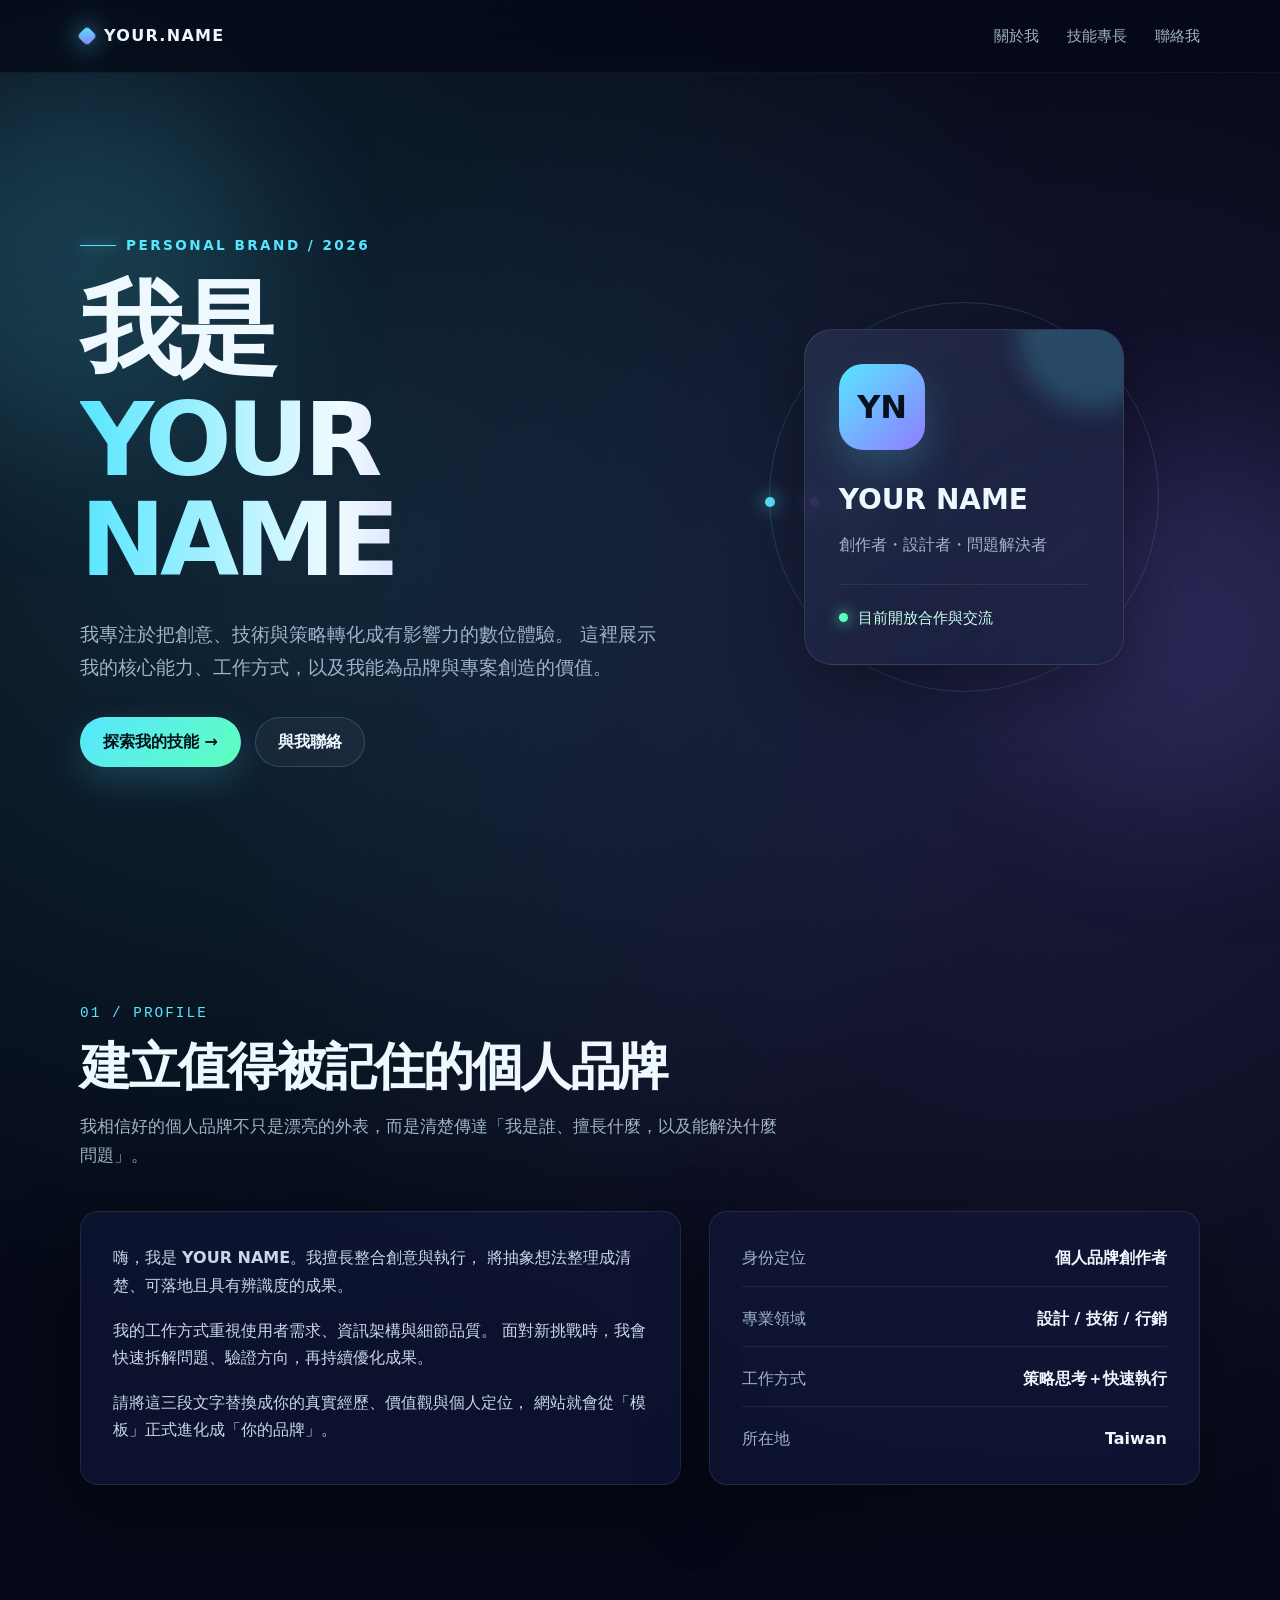
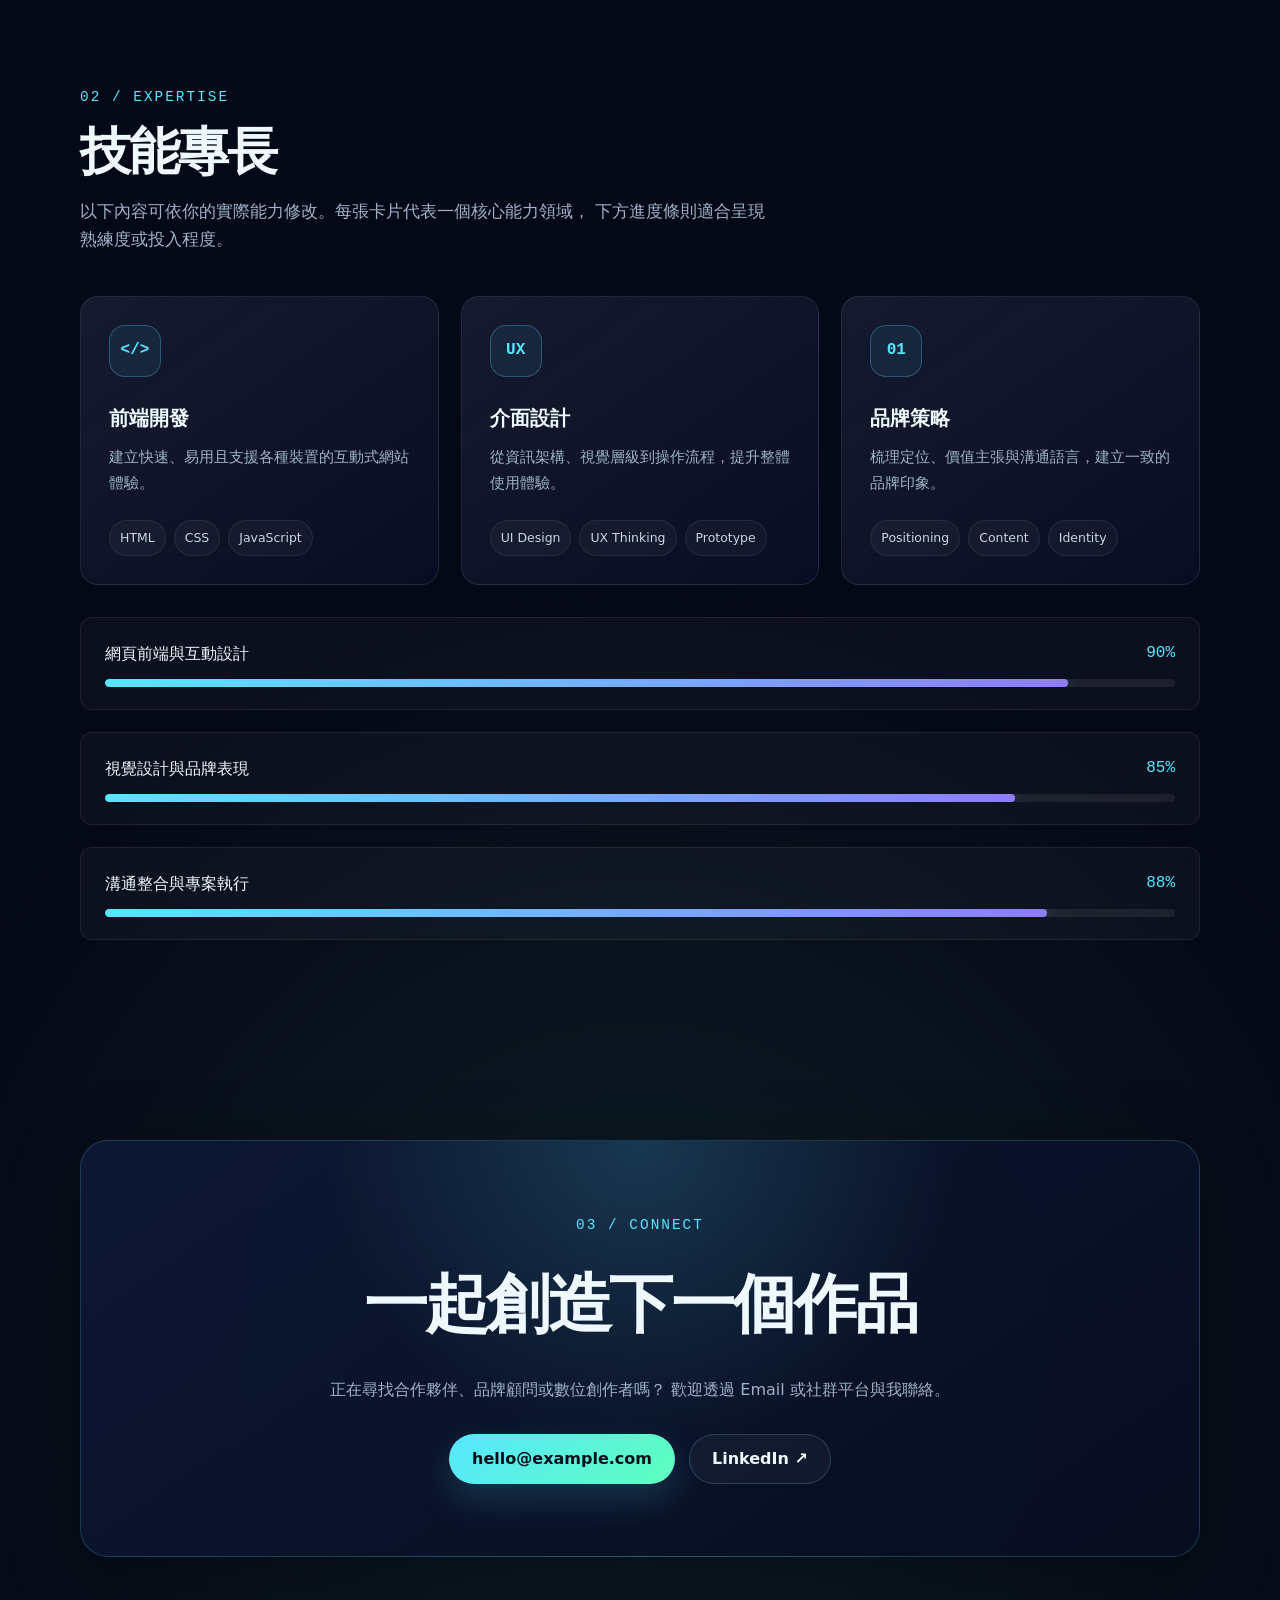
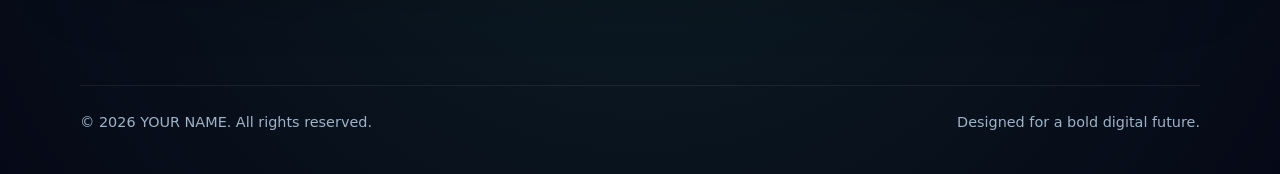
<file: index.html>
<!DOCTYPE html>
<html lang="zh-Hant">
<head>
  <meta charset="UTF-8" />
  <meta name="viewport" content="width=device-width, initial-scale=1.0" />
  <meta
    name="description"
    content="科技未來風格的個人品牌自我介紹網站，展示個人定位、技能專長與聯絡方式。"
  />
  <title>YOUR NAME｜個人品牌</title>

  <style>
    :root {
      --bg: #050816;
      --bg-soft: #0b1026;
      --panel: rgba(17, 25, 58, 0.68);
      --panel-strong: rgba(16, 25, 54, 0.92);
      --line: rgba(130, 230, 255, 0.2);
      --text: #eef8ff;
      --muted: #9fb3c8;
      --primary: #57e6ff;
      --secondary: #8f7cff;
      --accent: #5effbd;
      --danger: #ff6e9c;
      --shadow: 0 20px 70px rgba(0, 0, 0, 0.35);
      --radius-lg: 28px;
      --radius-md: 18px;
      --radius-sm: 12px;
      --max-width: 1120px;
    }

    * {
      box-sizing: border-box;
      margin: 0;
      padding: 0;
    }

    html {
      scroll-behavior: smooth;
    }

    body {
      min-height: 100vh;
      overflow-x: hidden;
      color: var(--text);
      background:
        radial-gradient(circle at 20% 15%, rgba(87, 230, 255, 0.14), transparent 28%),
        radial-gradient(circle at 82% 22%, rgba(143, 124, 255, 0.16), transparent 30%),
        radial-gradient(circle at 50% 88%, rgba(94, 255, 189, 0.09), transparent 26%),
        var(--bg);
      font-family:
        Inter, "Noto Sans TC", "PingFang TC", "Microsoft JhengHei",
        system-ui, -apple-system, BlinkMacSystemFont, "Segoe UI", sans-serif;
      line-height: 1.7;
    }

    body::before {
      content: "";
      position: fixed;
      inset: 0;
      z-index: -3;
      pointer-events: none;
      opacity: 0.35;
      background-image:
        linear-gradient(rgba(87, 230, 255, 0.04) 1px, transparent 1px),
        linear-gradient(90deg, rgba(87, 230, 255, 0.04) 1px, transparent 1px);
      background-size: 42px 42px;
      mask-image: linear-gradient(to bottom, black, transparent 88%);
    }

    a {
      color: inherit;
      text-decoration: none;
    }

    button,
    input,
    textarea {
      font: inherit;
    }

    img {
      max-width: 100%;
      display: block;
    }

    .page-glow {
      position: fixed;
      width: 380px;
      height: 380px;
      border-radius: 50%;
      filter: blur(80px);
      opacity: 0.16;
      pointer-events: none;
      z-index: -2;
      animation: floatGlow 12s ease-in-out infinite alternate;
    }

    .glow-one {
      top: 7%;
      left: -120px;
      background: var(--primary);
    }

    .glow-two {
      right: -120px;
      top: 48%;
      background: var(--secondary);
      animation-delay: -5s;
    }

    @keyframes floatGlow {
      from { transform: translate3d(0, -20px, 0) scale(0.95); }
      to { transform: translate3d(35px, 35px, 0) scale(1.08); }
    }

    .container {
      width: min(calc(100% - 40px), var(--max-width));
      margin-inline: auto;
    }

    .site-header {
      position: sticky;
      top: 0;
      z-index: 1000;
      backdrop-filter: blur(18px);
      background: rgba(5, 8, 22, 0.7);
      border-bottom: 1px solid rgba(255, 255, 255, 0.05);
    }

    .nav {
      min-height: 72px;
      display: flex;
      align-items: center;
      justify-content: space-between;
      gap: 24px;
    }

    .brand {
      display: inline-flex;
      align-items: center;
      gap: 10px;
      font-weight: 800;
      letter-spacing: 0.08em;
    }

    .brand-mark {
      width: 14px;
      height: 14px;
      border-radius: 4px;
      background: linear-gradient(135deg, var(--primary), var(--secondary));
      box-shadow: 0 0 24px rgba(87, 230, 255, 0.8);
      transform: rotate(45deg);
    }

    .nav-links {
      display: flex;
      align-items: center;
      gap: 28px;
      list-style: none;
    }

    .nav-links a {
      position: relative;
      color: var(--muted);
      font-size: 0.95rem;
      transition: color 0.25s ease;
    }

    .nav-links a::after {
      content: "";
      position: absolute;
      left: 0;
      bottom: -7px;
      width: 100%;
      height: 2px;
      transform: scaleX(0);
      transform-origin: right;
      background: linear-gradient(90deg, var(--primary), var(--secondary));
      transition: transform 0.25s ease;
    }

    .nav-links a:hover,
    .nav-links a:focus-visible {
      color: var(--text);
    }

    .nav-links a:hover::after,
    .nav-links a:focus-visible::after {
      transform: scaleX(1);
      transform-origin: left;
    }

    .menu-button {
      display: none;
      width: 44px;
      height: 44px;
      border: 1px solid var(--line);
      border-radius: 12px;
      background: rgba(255, 255, 255, 0.04);
      color: var(--text);
      cursor: pointer;
    }

    .hero {
      min-height: calc(100vh - 72px);
      display: grid;
      grid-template-columns: 1.1fr 0.9fr;
      align-items: center;
      gap: 70px;
      padding: 90px 0 70px;
    }

    .eyebrow {
      display: inline-flex;
      align-items: center;
      gap: 10px;
      margin-bottom: 22px;
      color: var(--primary);
      font-size: 0.85rem;
      font-weight: 800;
      letter-spacing: 0.18em;
      text-transform: uppercase;
    }

    .eyebrow::before {
      content: "";
      width: 36px;
      height: 1px;
      background: currentColor;
      box-shadow: 0 0 12px currentColor;
    }

    .hero h1 {
      max-width: 760px;
      font-size: clamp(3rem, 8vw, 6.8rem);
      line-height: 0.98;
      letter-spacing: -0.055em;
    }

    .hero h1 span {
      display: block;
      margin-top: 10px;
      color: transparent;
      background: linear-gradient(90deg, var(--primary), #f0fbff 45%, var(--secondary));
      background-clip: text;
      -webkit-background-clip: text;
    }

    .hero-copy {
      max-width: 650px;
      margin-top: 28px;
      color: var(--muted);
      font-size: clamp(1rem, 2vw, 1.18rem);
    }

    .hero-actions {
      display: flex;
      flex-wrap: wrap;
      gap: 14px;
      margin-top: 34px;
    }

    .button {
      min-height: 50px;
      display: inline-flex;
      align-items: center;
      justify-content: center;
      gap: 10px;
      padding: 0 22px;
      border: 1px solid transparent;
      border-radius: 999px;
      font-weight: 800;
      transition:
        transform 0.25s ease,
        box-shadow 0.25s ease,
        border-color 0.25s ease;
    }

    .button:hover {
      transform: translateY(-3px);
    }

    .button-primary {
      color: #041019;
      background: linear-gradient(135deg, var(--primary), var(--accent));
      box-shadow: 0 14px 36px rgba(87, 230, 255, 0.18);
    }

    .button-primary:hover {
      box-shadow: 0 18px 42px rgba(87, 230, 255, 0.32);
    }

    .button-ghost {
      color: var(--text);
      background: rgba(255, 255, 255, 0.04);
      border-color: var(--line);
    }

    .button-ghost:hover {
      border-color: rgba(87, 230, 255, 0.6);
    }

    .hero-panel {
      position: relative;
      min-height: 500px;
      display: grid;
      place-items: center;
    }

    .orbit {
      position: absolute;
      border: 1px solid rgba(87, 230, 255, 0.18);
      border-radius: 50%;
      animation: rotate 18s linear infinite;
    }

    .orbit-one {
      width: 390px;
      height: 390px;
    }

    .orbit-two {
      width: 300px;
      height: 300px;
      animation-duration: 12s;
      animation-direction: reverse;
      border-style: dashed;
    }

    .orbit-three {
      width: 220px;
      height: 220px;
      animation-duration: 8s;
    }

    .orbit::after {
      content: "";
      position: absolute;
      top: 50%;
      left: -5px;
      width: 10px;
      height: 10px;
      border-radius: 50%;
      background: var(--primary);
      box-shadow: 0 0 18px var(--primary);
    }

    .orbit-two::after {
      background: var(--secondary);
      box-shadow: 0 0 18px var(--secondary);
    }

    .orbit-three::after {
      background: var(--accent);
      box-shadow: 0 0 18px var(--accent);
    }

    @keyframes rotate {
      to { transform: rotate(360deg); }
    }

    .identity-card {
      position: relative;
      z-index: 3;
      width: min(320px, 82vw);
      padding: 34px;
      border: 1px solid rgba(255, 255, 255, 0.1);
      border-radius: var(--radius-lg);
      background:
        linear-gradient(145deg, rgba(255, 255, 255, 0.08), rgba(255, 255, 255, 0.025)),
        var(--panel);
      backdrop-filter: blur(18px);
      box-shadow: var(--shadow);
      overflow: hidden;
    }

    .identity-card::before {
      content: "";
      position: absolute;
      width: 150px;
      height: 150px;
      top: -70px;
      right: -45px;
      border-radius: 50%;
      background: rgba(87, 230, 255, 0.2);
      filter: blur(12px);
    }

    .avatar {
      width: 86px;
      height: 86px;
      display: grid;
      place-items: center;
      margin-bottom: 26px;
      border-radius: 24px;
      color: #07101f;
      background: linear-gradient(135deg, var(--primary), var(--secondary));
      font-size: 2rem;
      font-weight: 900;
      box-shadow: 0 18px 40px rgba(87, 230, 255, 0.2);
    }

    .identity-card h2 {
      font-size: 1.75rem;
    }

    .identity-card p {
      margin-top: 8px;
      color: var(--muted);
    }

    .status {
      display: flex;
      align-items: center;
      gap: 10px;
      margin-top: 26px;
      padding-top: 20px;
      border-top: 1px solid rgba(255, 255, 255, 0.08);
      color: #c8ffec;
      font-size: 0.92rem;
    }

    .status-dot {
      width: 9px;
      height: 9px;
      border-radius: 50%;
      background: var(--accent);
      box-shadow: 0 0 14px var(--accent);
      animation: pulse 1.8s ease-in-out infinite;
    }

    @keyframes pulse {
      50% { opacity: 0.45; transform: scale(0.8); }
    }

    section {
      padding: 100px 0;
    }

    .section-heading {
      max-width: 700px;
      margin-bottom: 42px;
    }

    .section-number {
      display: block;
      margin-bottom: 12px;
      color: var(--primary);
      font-family: ui-monospace, SFMono-Regular, Menlo, Consolas, monospace;
      font-size: 0.9rem;
      letter-spacing: 0.14em;
    }

    .section-heading h2 {
      font-size: clamp(2rem, 4vw, 3.6rem);
      line-height: 1.15;
      letter-spacing: -0.04em;
    }

    .section-heading p {
      margin-top: 16px;
      color: var(--muted);
      font-size: 1.05rem;
    }

    .about-grid {
      display: grid;
      grid-template-columns: 1.1fr 0.9fr;
      gap: 28px;
    }

    .glass-card {
      position: relative;
      padding: 32px;
      border: 1px solid rgba(255, 255, 255, 0.09);
      border-radius: var(--radius-md);
      background: var(--panel);
      backdrop-filter: blur(16px);
      box-shadow: var(--shadow);
      overflow: hidden;
    }

    .glass-card::after {
      content: "";
      position: absolute;
      inset: 0;
      pointer-events: none;
      background: linear-gradient(
        120deg,
        transparent 20%,
        rgba(255, 255, 255, 0.05) 45%,
        transparent 70%
      );
      transform: translateX(-100%);
      transition: transform 0.7s ease;
    }

    .glass-card:hover::after {
      transform: translateX(100%);
    }

    .about-copy p + p {
      margin-top: 18px;
    }

    .about-copy p {
      color: #c9d7e6;
    }

    .data-list {
      display: grid;
      gap: 18px;
      list-style: none;
    }

    .data-list li {
      display: flex;
      justify-content: space-between;
      gap: 20px;
      padding-bottom: 14px;
      border-bottom: 1px solid rgba(255, 255, 255, 0.08);
    }

    .data-list li:last-child {
      border-bottom: 0;
      padding-bottom: 0;
    }

    .data-list span:first-child {
      color: var(--muted);
    }

    .data-list strong {
      text-align: right;
      font-weight: 700;
    }

    .skills-grid {
      display: grid;
      grid-template-columns: repeat(3, 1fr);
      gap: 22px;
    }

    .skill-card {
      min-height: 270px;
      display: flex;
      flex-direction: column;
      padding: 28px;
      border: 1px solid rgba(255, 255, 255, 0.09);
      border-radius: var(--radius-md);
      background:
        linear-gradient(145deg, rgba(255, 255, 255, 0.055), transparent),
        rgba(9, 16, 40, 0.78);
      transition:
        transform 0.28s ease,
        border-color 0.28s ease,
        box-shadow 0.28s ease;
    }

    .skill-card:hover {
      transform: translateY(-8px);
      border-color: rgba(87, 230, 255, 0.42);
      box-shadow: 0 24px 55px rgba(0, 0, 0, 0.3);
    }

    .skill-icon {
      width: 52px;
      height: 52px;
      display: grid;
      place-items: center;
      margin-bottom: 24px;
      border: 1px solid rgba(87, 230, 255, 0.28);
      border-radius: 16px;
      background: rgba(87, 230, 255, 0.07);
      color: var(--primary);
      font-family: ui-monospace, SFMono-Regular, Menlo, Consolas, monospace;
      font-weight: 900;
    }

    .skill-card h3 {
      font-size: 1.25rem;
    }

    .skill-card p {
      margin-top: 10px;
      color: var(--muted);
      font-size: 0.95rem;
    }

    .skill-tags {
      display: flex;
      flex-wrap: wrap;
      gap: 8px;
      margin-top: auto;
      padding-top: 24px;
    }

    .skill-tags span {
      padding: 6px 10px;
      border: 1px solid rgba(255, 255, 255, 0.08);
      border-radius: 999px;
      color: #c7d6e5;
      background: rgba(255, 255, 255, 0.035);
      font-size: 0.78rem;
    }

    .progress-list {
      display: grid;
      gap: 22px;
      margin-top: 32px;
    }

    .progress-item {
      padding: 22px 24px;
      border: 1px solid rgba(255, 255, 255, 0.08);
      border-radius: var(--radius-sm);
      background: rgba(255, 255, 255, 0.03);
    }

    .progress-top {
      display: flex;
      justify-content: space-between;
      gap: 18px;
      margin-bottom: 12px;
    }

    .progress-top span:last-child {
      color: var(--primary);
      font-family: ui-monospace, SFMono-Regular, Menlo, Consolas, monospace;
    }

    .progress-track {
      height: 8px;
      overflow: hidden;
      border-radius: 999px;
      background: rgba(255, 255, 255, 0.07);
    }

    .progress-bar {
      width: 0;
      height: 100%;
      border-radius: inherit;
      background: linear-gradient(90deg, var(--primary), var(--secondary));
      box-shadow: 0 0 20px rgba(87, 230, 255, 0.32);
      transition: width 1.3s cubic-bezier(0.2, 0.8, 0.2, 1);
    }

    .cta-card {
      padding: clamp(34px, 7vw, 72px);
      text-align: center;
      border: 1px solid rgba(87, 230, 255, 0.2);
      border-radius: var(--radius-lg);
      background:
        radial-gradient(circle at 50% 0%, rgba(87, 230, 255, 0.17), transparent 45%),
        linear-gradient(145deg, rgba(14, 24, 54, 0.95), rgba(8, 13, 32, 0.95));
      box-shadow: var(--shadow);
    }

    .cta-card h2 {
      font-size: clamp(2rem, 5vw, 4rem);
      letter-spacing: -0.04em;
    }

    .cta-card p {
      max-width: 680px;
      margin: 18px auto 0;
      color: var(--muted);
    }

    .cta-actions {
      display: flex;
      justify-content: center;
      flex-wrap: wrap;
      gap: 14px;
      margin-top: 30px;
    }

    footer {
      padding: 28px 0 40px;
      color: var(--muted);
      font-size: 0.9rem;
    }

    .footer-inner {
      display: flex;
      justify-content: space-between;
      gap: 18px;
      padding-top: 24px;
      border-top: 1px solid rgba(255, 255, 255, 0.07);
    }

    .reveal {
      opacity: 0;
      transform: translateY(28px);
      transition:
        opacity 0.7s ease,
        transform 0.7s ease;
    }

    .reveal.is-visible {
      opacity: 1;
      transform: translateY(0);
    }

    :focus-visible {
      outline: 3px solid rgba(87, 230, 255, 0.45);
      outline-offset: 4px;
    }

    @media (max-width: 900px) {
      .hero,
      .about-grid {
        grid-template-columns: 1fr;
      }

      .hero {
        gap: 20px;
        padding-top: 72px;
      }

      .hero-panel {
        min-height: 460px;
      }

      .skills-grid {
        grid-template-columns: repeat(2, 1fr);
      }
    }

    @media (max-width: 680px) {
      .container {
        width: min(calc(100% - 28px), var(--max-width));
      }

      .menu-button {
        display: inline-grid;
        place-items: center;
      }

      .nav-links {
        position: absolute;
        top: 72px;
        left: 14px;
        right: 14px;
        display: none;
        flex-direction: column;
        align-items: stretch;
        gap: 4px;
        padding: 14px;
        border: 1px solid rgba(255, 255, 255, 0.08);
        border-radius: 16px;
        background: rgba(5, 8, 22, 0.96);
        box-shadow: var(--shadow);
      }

      .nav-links.is-open {
        display: flex;
      }

      .nav-links a {
        display: block;
        padding: 12px;
        border-radius: 10px;
      }

      .nav-links a:hover {
        background: rgba(255, 255, 255, 0.05);
      }

      .nav-links a::after {
        display: none;
      }

      section {
        padding: 76px 0;
      }

      .hero h1 {
        font-size: clamp(3rem, 16vw, 5.2rem);
      }

      .hero-panel {
        min-height: 400px;
      }

      .orbit-one {
        width: 320px;
        height: 320px;
      }

      .orbit-two {
        width: 250px;
        height: 250px;
      }

      .orbit-three {
        width: 180px;
        height: 180px;
      }

      .skills-grid {
        grid-template-columns: 1fr;
      }

      .footer-inner {
        flex-direction: column;
      }
    }

    @media (prefers-reduced-motion: reduce) {
      *,
      *::before,
      *::after {
        scroll-behavior: auto !important;
        animation-duration: 0.01ms !important;
        animation-iteration-count: 1 !important;
        transition-duration: 0.01ms !important;
      }
    }
  </style>
</head>

<body>
  <div class="page-glow glow-one"></div>
  <div class="page-glow glow-two"></div>

  <header class="site-header">
    <div class="container nav">
      <a class="brand" href="#home" aria-label="回到首頁">
        <span class="brand-mark" aria-hidden="true"></span>
        <span>YOUR.NAME</span>
      </a>

      <button
        class="menu-button"
        type="button"
        aria-label="開啟導覽選單"
        aria-expanded="false"
        aria-controls="main-navigation"
      >
        ☰
      </button>

      <ul class="nav-links" id="main-navigation">
        <li><a href="#about">關於我</a></li>
        <li><a href="#skills">技能專長</a></li>
        <li><a href="#contact">聯絡我</a></li>
      </ul>
    </div>
  </header>

  <main>
    <section class="container hero" id="home">
      <div class="hero-content reveal">
        <p class="eyebrow">Personal Brand / 2026</p>
        <h1>
          我是
          <span>YOUR NAME</span>
        </h1>
        <p class="hero-copy">
          我專注於把創意、技術與策略轉化成有影響力的數位體驗。
          這裡展示我的核心能力、工作方式，以及我能為品牌與專案創造的價值。
        </p>

        <div class="hero-actions">
          <a class="button button-primary" href="#skills">探索我的技能 →</a>
          <a class="button button-ghost" href="mailto:hello@example.com">與我聯絡</a>
        </div>
      </div>

      <div class="hero-panel reveal" aria-label="個人品牌視覺">
        <div class="orbit orbit-one"></div>
        <div class="orbit orbit-two"></div>
        <div class="orbit orbit-three"></div>

        <article class="identity-card">
          <div class="avatar" aria-hidden="true">YN</div>
          <h2>YOUR NAME</h2>
          <p>創作者・設計者・問題解決者</p>
          <div class="status">
            <span class="status-dot" aria-hidden="true"></span>
            目前開放合作與交流
          </div>
        </article>
      </div>
    </section>

    <section id="about">
      <div class="container">
        <div class="section-heading reveal">
          <span class="section-number">01 / PROFILE</span>
          <h2>建立值得被記住的個人品牌</h2>
          <p>
            我相信好的個人品牌不只是漂亮的外表，而是清楚傳達「我是誰、擅長什麼，以及能解決什麼問題」。
          </p>
        </div>

        <div class="about-grid">
          <article class="glass-card about-copy reveal">
            <p>
              嗨，我是 <strong>YOUR NAME</strong>。我擅長整合創意與執行，
              將抽象想法整理成清楚、可落地且具有辨識度的成果。
            </p>
            <p>
              我的工作方式重視使用者需求、資訊架構與細節品質。
              面對新挑戰時，我會快速拆解問題、驗證方向，再持續優化成果。
            </p>
            <p>
              請將這三段文字替換成你的真實經歷、價值觀與個人定位，
              網站就會從「模板」正式進化成「你的品牌」。
            </p>
          </article>

          <aside class="glass-card reveal">
            <ul class="data-list">
              <li>
                <span>身份定位</span>
                <strong>個人品牌創作者</strong>
              </li>
              <li>
                <span>專業領域</span>
                <strong>設計 / 技術 / 行銷</strong>
              </li>
              <li>
                <span>工作方式</span>
                <strong>策略思考＋快速執行</strong>
              </li>
              <li>
                <span>所在地</span>
                <strong>Taiwan</strong>
              </li>
            </ul>
          </aside>
        </div>
      </div>
    </section>

    <section id="skills">
      <div class="container">
        <div class="section-heading reveal">
          <span class="section-number">02 / EXPERTISE</span>
          <h2>技能專長</h2>
          <p>
            以下內容可依你的實際能力修改。每張卡片代表一個核心能力領域，
            下方進度條則適合呈現熟練度或投入程度。
          </p>
        </div>

        <div class="skills-grid">
          <article class="skill-card reveal">
            <div class="skill-icon">&lt;/&gt;</div>
            <h3>前端開發</h3>
            <p>建立快速、易用且支援各種裝置的互動式網站體驗。</p>
            <div class="skill-tags">
              <span>HTML</span>
              <span>CSS</span>
              <span>JavaScript</span>
            </div>
          </article>

          <article class="skill-card reveal">
            <div class="skill-icon">UX</div>
            <h3>介面設計</h3>
            <p>從資訊架構、視覺層級到操作流程，提升整體使用體驗。</p>
            <div class="skill-tags">
              <span>UI Design</span>
              <span>UX Thinking</span>
              <span>Prototype</span>
            </div>
          </article>

          <article class="skill-card reveal">
            <div class="skill-icon">01</div>
            <h3>品牌策略</h3>
            <p>梳理定位、價值主張與溝通語言，建立一致的品牌印象。</p>
            <div class="skill-tags">
              <span>Positioning</span>
              <span>Content</span>
              <span>Identity</span>
            </div>
          </article>
        </div>

        <div class="progress-list reveal">
          <div class="progress-item">
            <div class="progress-top">
              <span>網頁前端與互動設計</span>
              <span>90%</span>
            </div>
            <div class="progress-track">
              <div class="progress-bar" data-progress="90"></div>
            </div>
          </div>

          <div class="progress-item">
            <div class="progress-top">
              <span>視覺設計與品牌表現</span>
              <span>85%</span>
            </div>
            <div class="progress-track">
              <div class="progress-bar" data-progress="85"></div>
            </div>
          </div>

          <div class="progress-item">
            <div class="progress-top">
              <span>溝通整合與專案執行</span>
              <span>88%</span>
            </div>
            <div class="progress-track">
              <div class="progress-bar" data-progress="88"></div>
            </div>
          </div>
        </div>
      </div>
    </section>

    <section id="contact">
      <div class="container">
        <div class="cta-card reveal">
          <span class="section-number">03 / CONNECT</span>
          <h2>一起創造下一個作品</h2>
          <p>
            正在尋找合作夥伴、品牌顧問或數位創作者嗎？
            歡迎透過 Email 或社群平台與我聯絡。
          </p>

          <div class="cta-actions">
            <a class="button button-primary" href="mailto:hello@example.com">
              hello@example.com
            </a>
            <a
              class="button button-ghost"
              href="https://www.linkedin.com/"
              target="_blank"
              rel="noopener noreferrer"
            >
              LinkedIn ↗
            </a>
          </div>
        </div>
      </div>
    </section>
  </main>

  <footer>
    <div class="container footer-inner">
      <p>© <span id="current-year"></span> YOUR NAME. All rights reserved.</p>
      <p>Designed for a bold digital future.</p>
    </div>
  </footer>

  <script>
    const menuButton = document.querySelector(".menu-button");
    const navLinks = document.querySelector(".nav-links");
    const navAnchors = document.querySelectorAll(".nav-links a");
    const revealElements = document.querySelectorAll(".reveal");
    const progressBars = document.querySelectorAll(".progress-bar");

    menuButton.addEventListener("click", () => {
      const isOpen = navLinks.classList.toggle("is-open");
      menuButton.setAttribute("aria-expanded", String(isOpen));
      menuButton.textContent = isOpen ? "✕" : "☰";
    });

    navAnchors.forEach((anchor) => {
      anchor.addEventListener("click", () => {
        navLinks.classList.remove("is-open");
        menuButton.setAttribute("aria-expanded", "false");
        menuButton.textContent = "☰";
      });
    });

    const observer = new IntersectionObserver(
      (entries) => {
        entries.forEach((entry) => {
          if (!entry.isIntersecting) return;

          entry.target.classList.add("is-visible");

          if (entry.target.classList.contains("progress-list")) {
            progressBars.forEach((bar) => {
              bar.style.width = `${bar.dataset.progress}%`;
            });
          }

          observer.unobserve(entry.target);
        });
      },
      { threshold: 0.16 }
    );

    revealElements.forEach((element) => observer.observe(element));

    document.getElementById("current-year").textContent =
      new Date().getFullYear();
  </script>
</body>
</html>
</file>
